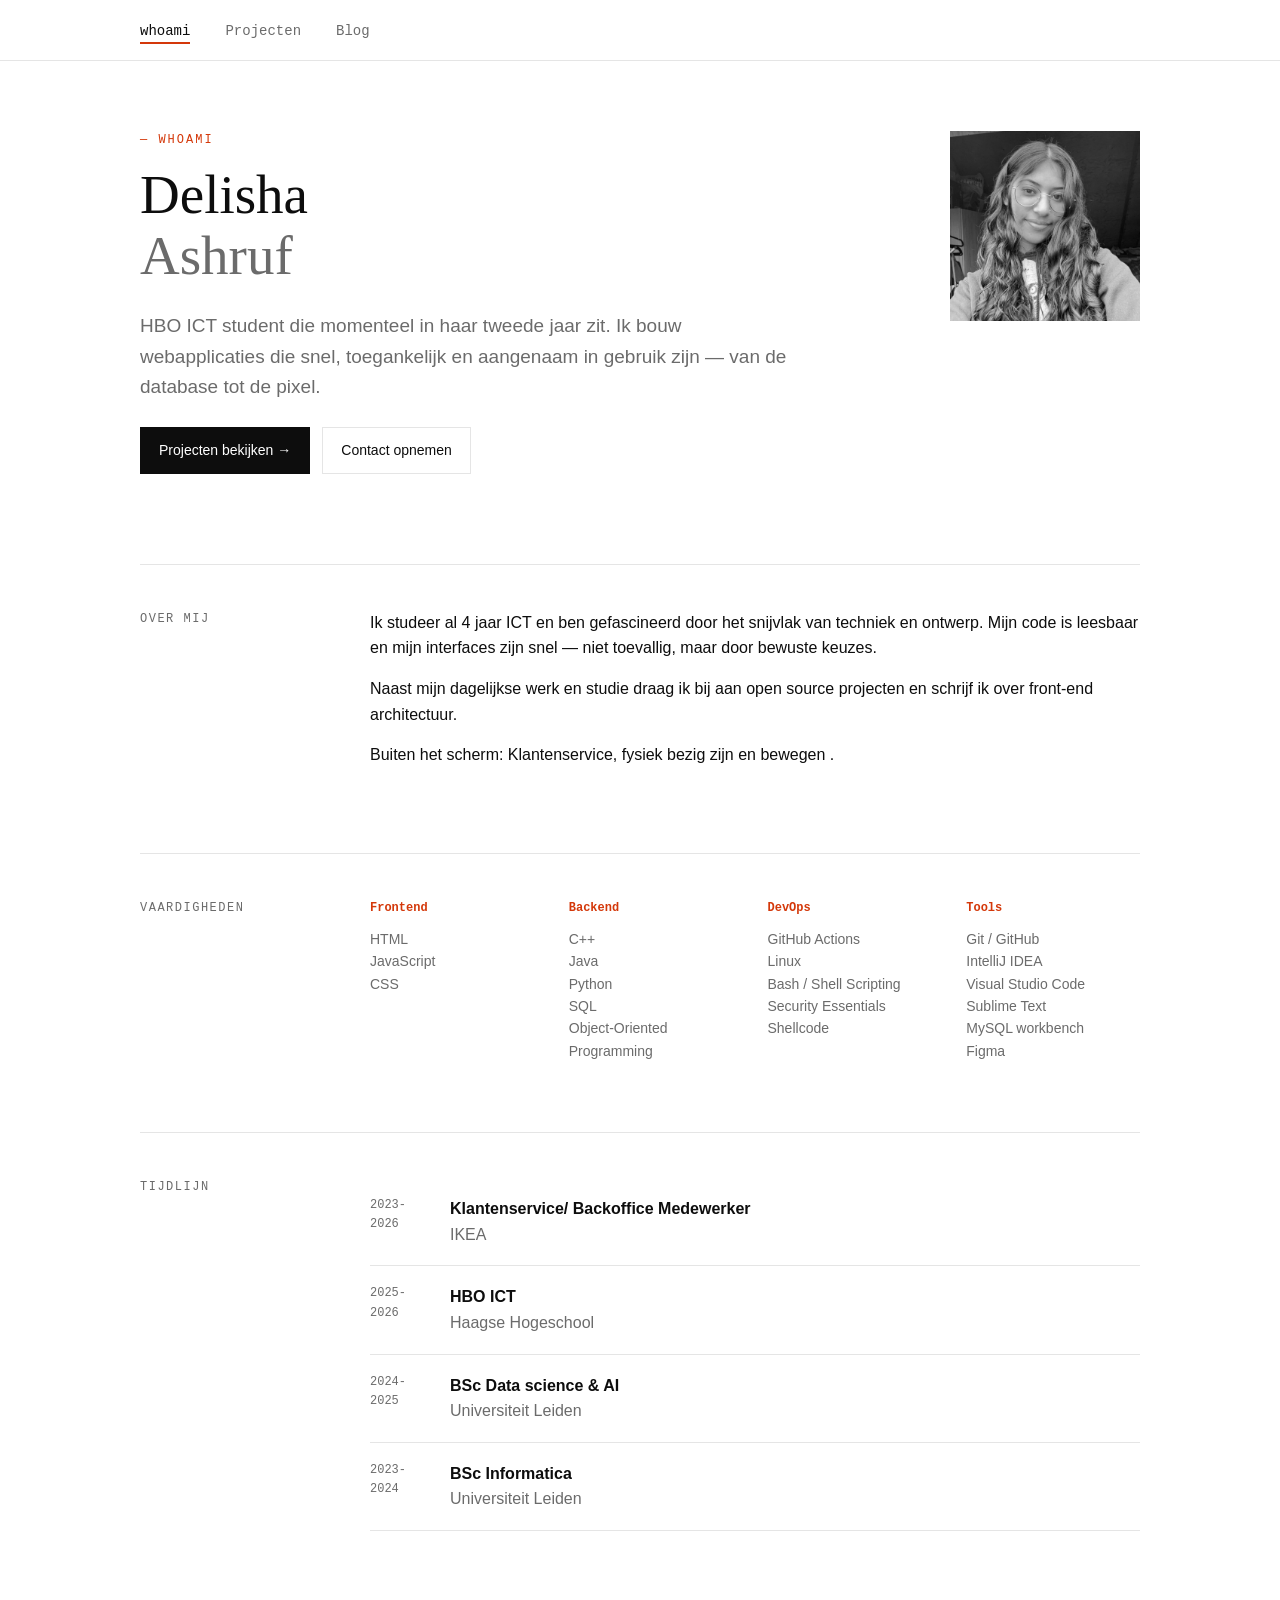
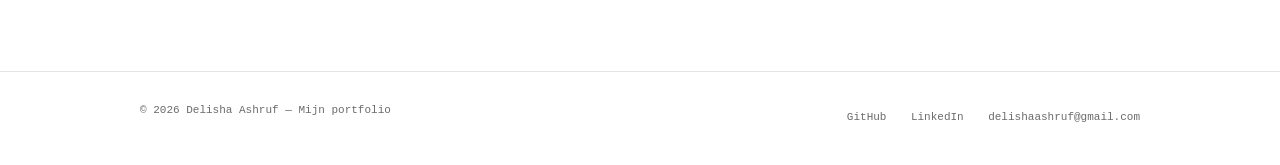
<file: index.html>
<!DOCTYPE html>
<html lang="nl">
<head>
    <meta charset="UTF-8">
    <!-- viewport meta zorgt voor correcte weergave op mobiele apparaten -->
    <meta name="viewport" content="width=device-width, initial-scale=1.0">
    <title>Whoami - Delisha Ashruf</title>
    <link rel="stylesheet" href="style.css">
</head>
<body>

<header>
    <div class="container">
        <nav>
            <ul>
                <!-- class="active" markeert de huidige pagina in de navigatie -->
                <li><a href="index.html" class="active">whoami</a></li>
                <li><a href="projecten.html">Projecten</a></li>
                <li><a href="blog.html">Blog</a></li>
            </ul>
        </nav>
    </div>
</header>

<main class="container page">

    <!-- Hero: introductie met tekst en foto naast elkaar -->
    <section class="hero">
        <div class="hero-text">
            <div class="label">— whoami</div>
            <h1>Delisha<br><span style="color:#6b6b6b;">Ashruf</span></h1>
            <p class="intro">
                HBO ICT student die momenteel in haar tweede jaar zit. Ik bouw webapplicaties
                die snel, toegankelijk en aangenaam in gebruik zijn — van de database
                tot de pixel.
            </p>

            <div class="buttons">
                <a class="button primary" href="projecten.html">Projecten bekijken →</a>
                <a class="button" href="mailto:delishaashruf@gmail.com">Contact opnemen</a>
            </div>
        </div>

        <!-- alt-tekst beschrijft de afbeelding voor schermlezers -->
        <img class="photo"
            src="delisha.jpg"
            alt="Portretfoto van Delisha Ashruf"
        >

    </section>

    <!-- Sectie: korte persoonlijke beschrijving -->
    <section class="section">
        <div class="section-grid">
            <h2 class="section-title">Over mij</h2>
            <div>
                <p>
                    Ik studeer al 4 jaar ICT en ben gefascineerd door het
                    snijvlak van techniek en ontwerp. Mijn code is leesbaar en mijn
                    interfaces zijn snel — niet toevallig, maar door bewuste keuzes.
                </p>
                <p>
                    Naast mijn dagelijkse werk en studie draag ik bij aan open source projecten en
                    schrijf ik over front-end architectuur.
                </p>
                <p>
                    Buiten het scherm: Klantenservice, fysiek bezig zijn en bewegen .
                </p>
            </div>
        </div>
    </section>

    <!-- Sectie: vaardigheden ingedeeld per categorie -->
    <section class="section">
        <div class="section-grid">
            <h2 class="section-title">Vaardigheden</h2>
            <div class="skills">
                <div>
                    <h3>Frontend</h3>
                    <ul>
                        <li>HTML</li>
                        <li>JavaScript</li>
                        <li>CSS</li>
                    </ul>
                </div>
                <div>
                    <h3>Backend</h3>
                    <ul>
                        <li>C++</li>
                        <li>Java</li>
                        <li>Python</li>
                        <li>SQL</li>
                        <li>Object-Oriented Programming</li>
                    </ul>
                </div>
                <div>
                    <h3>DevOps</h3>
                    <ul>
                        <li>GitHub Actions</li>
                        <li>Linux</li>
                        <li>Bash / Shell Scripting</li>
                        <li>Security Essentials</li>
                        <li>Shellcode</li>
                    </ul>
                </div>
                <div>
                    <h3>Tools</h3>
                    <ul>
                        <li>Git / GitHub</li>
                        <li>IntelliJ IDEA</li>
                        <li>Visual Studio Code</li>
                        <li>Sublime Text</li>
                        <li>MySQL workbench</li>
                        <li>Figma</li>
                    </ul>
                </div>
            </div>
        </div>
    </section>

    <!-- Sectie: opleidings- en werkgeschiedenis als genummerde lijst -->
    <section class="section">
        <div class="section-grid">
            <h2 class="section-title">Tijdlijn</h2>
            <ol class="timeline">
                <li><span class="year">2023-2026</span><div><strong>Klantenservice/ Backoffice Medewerker</strong><br><span style="color:#6b6b6b;">IKEA</span></div></li>
                <li><span class="year">2025-2026</span><div><strong>HBO ICT</strong><br><span style="color:#6b6b6b;">Haagse Hogeschool</span></div></li>
                <li><span class="year">2024-2025</span><div><strong>BSc Data science & AI</strong><br><span style="color:#6b6b6b;">Universiteit Leiden</span></div></li>
                <li><span class="year">2023-2024</span><div><strong>BSc Informatica</strong><br><span style="color:#6b6b6b;">Universiteit Leiden</span></div></li>
            </ol>
        </div>
    </section>
</main>

<footer>
    <div class="container footer-content">
        <p>© 2026 Delisha Ashruf — Mijn portfolio</p>
        <div class="links">
            <!-- target="_blank" opent de link in een nieuw tabblad -->
            <a href="https://github.com/delisha11" target="_blank">GitHub</a>
            <a href="https://linkedin.com" target="_blank">LinkedIn</a>
            <a href="mailto:delishaashruf@gmail.com">delishaashruf@gmail.com</a>
        </div>
    </div>
</footer>

</body>
</html>
</file>
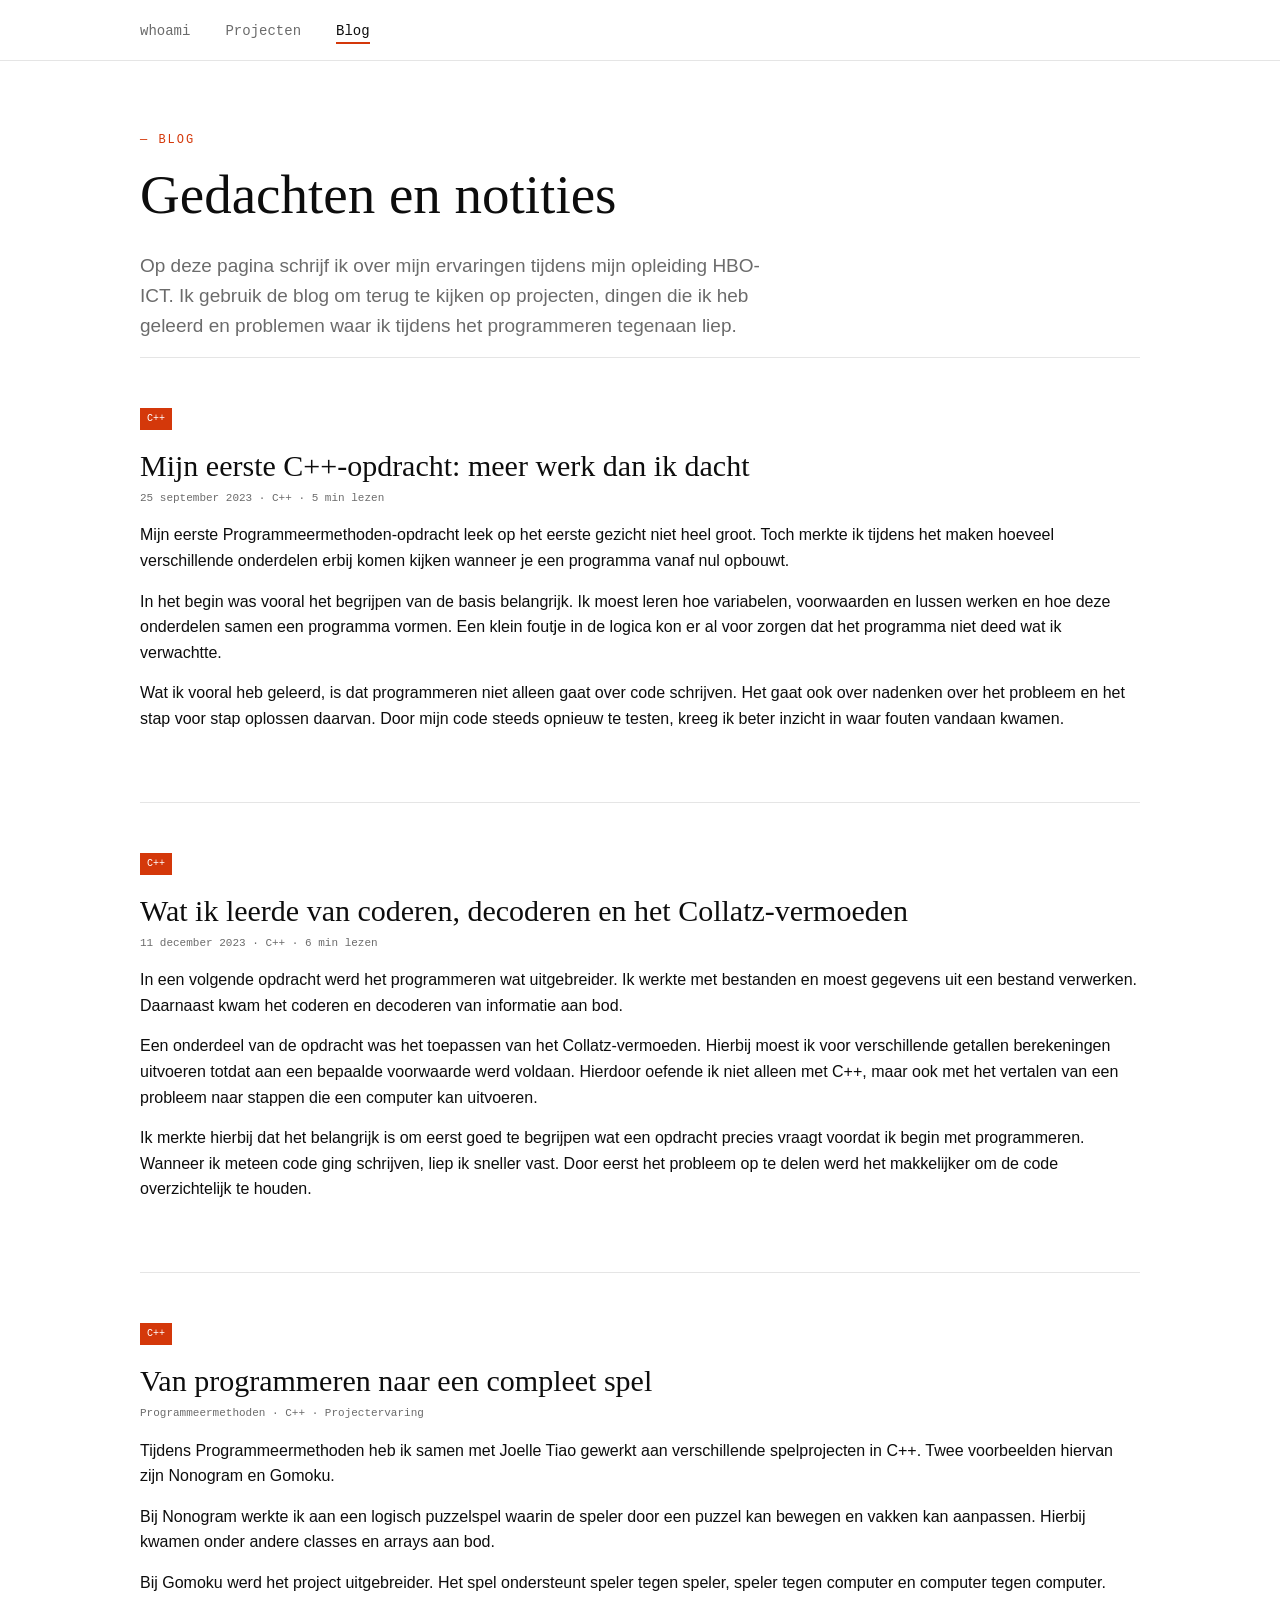
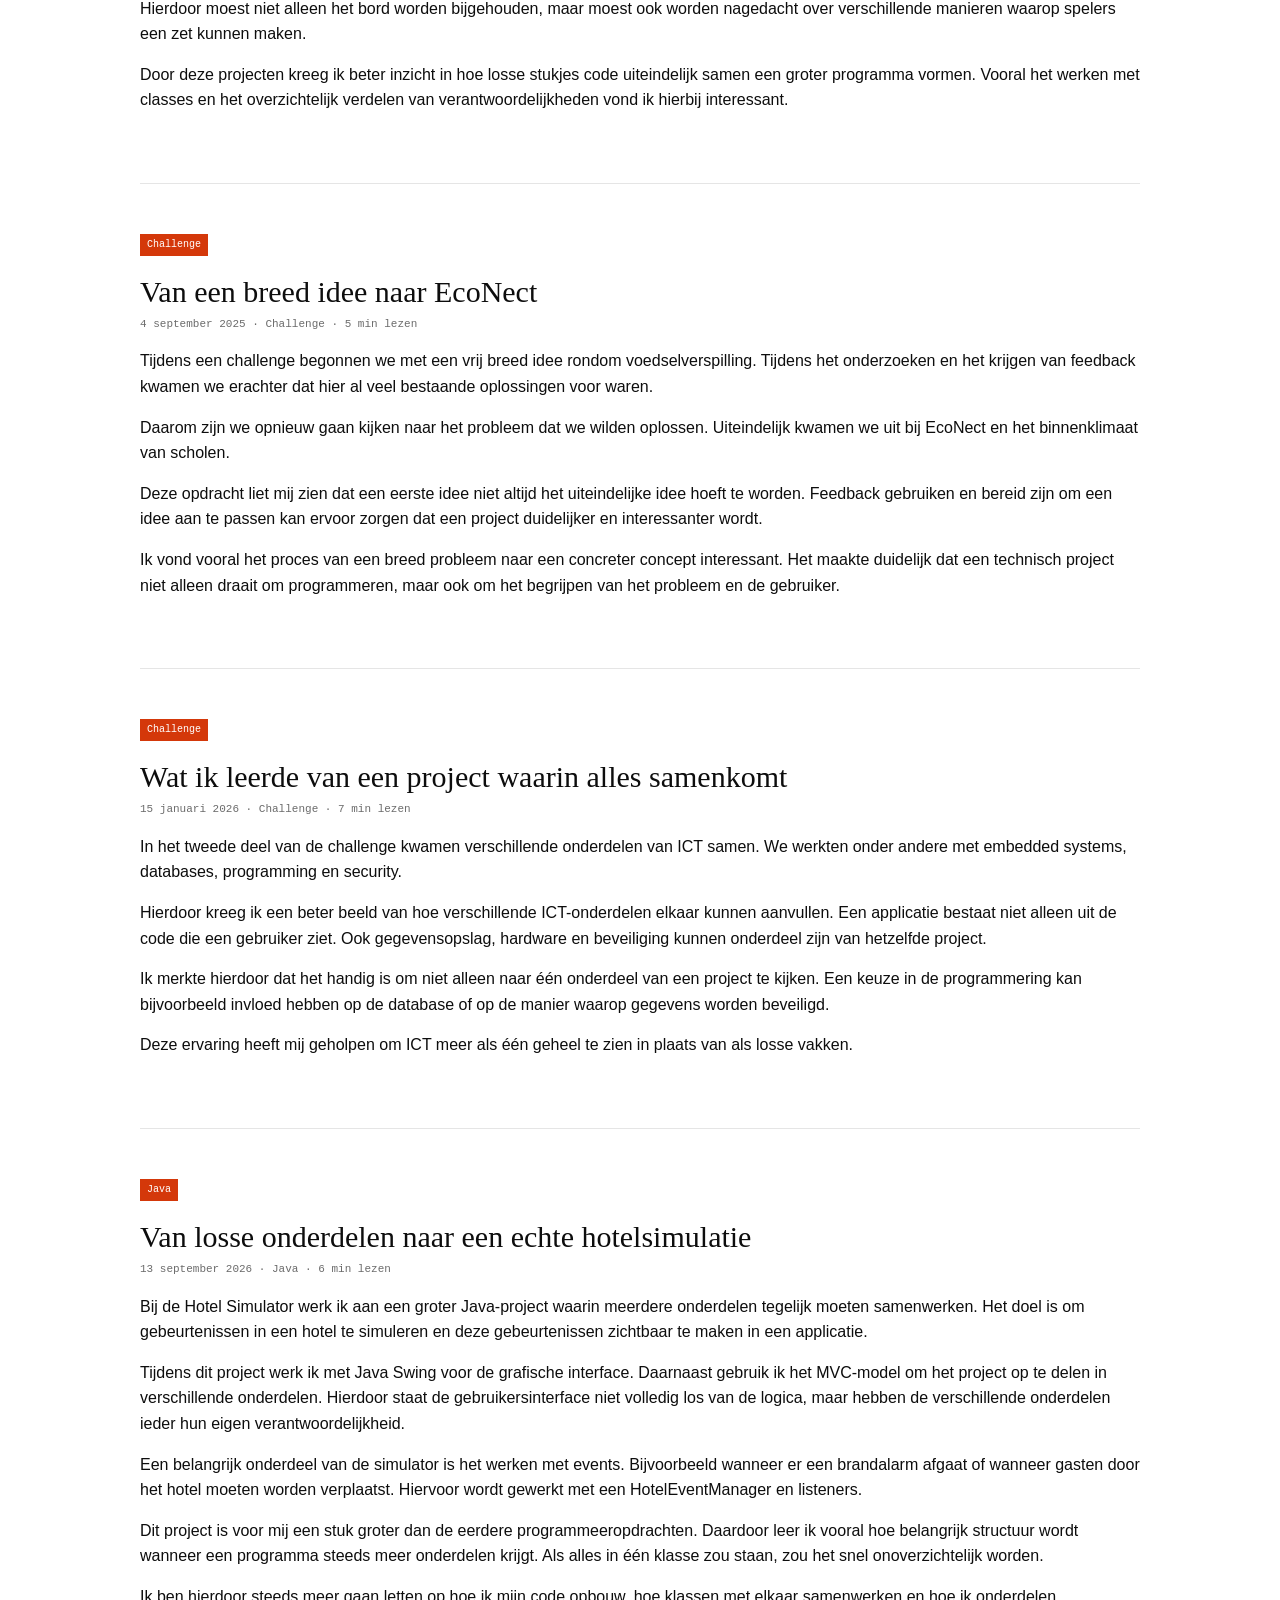
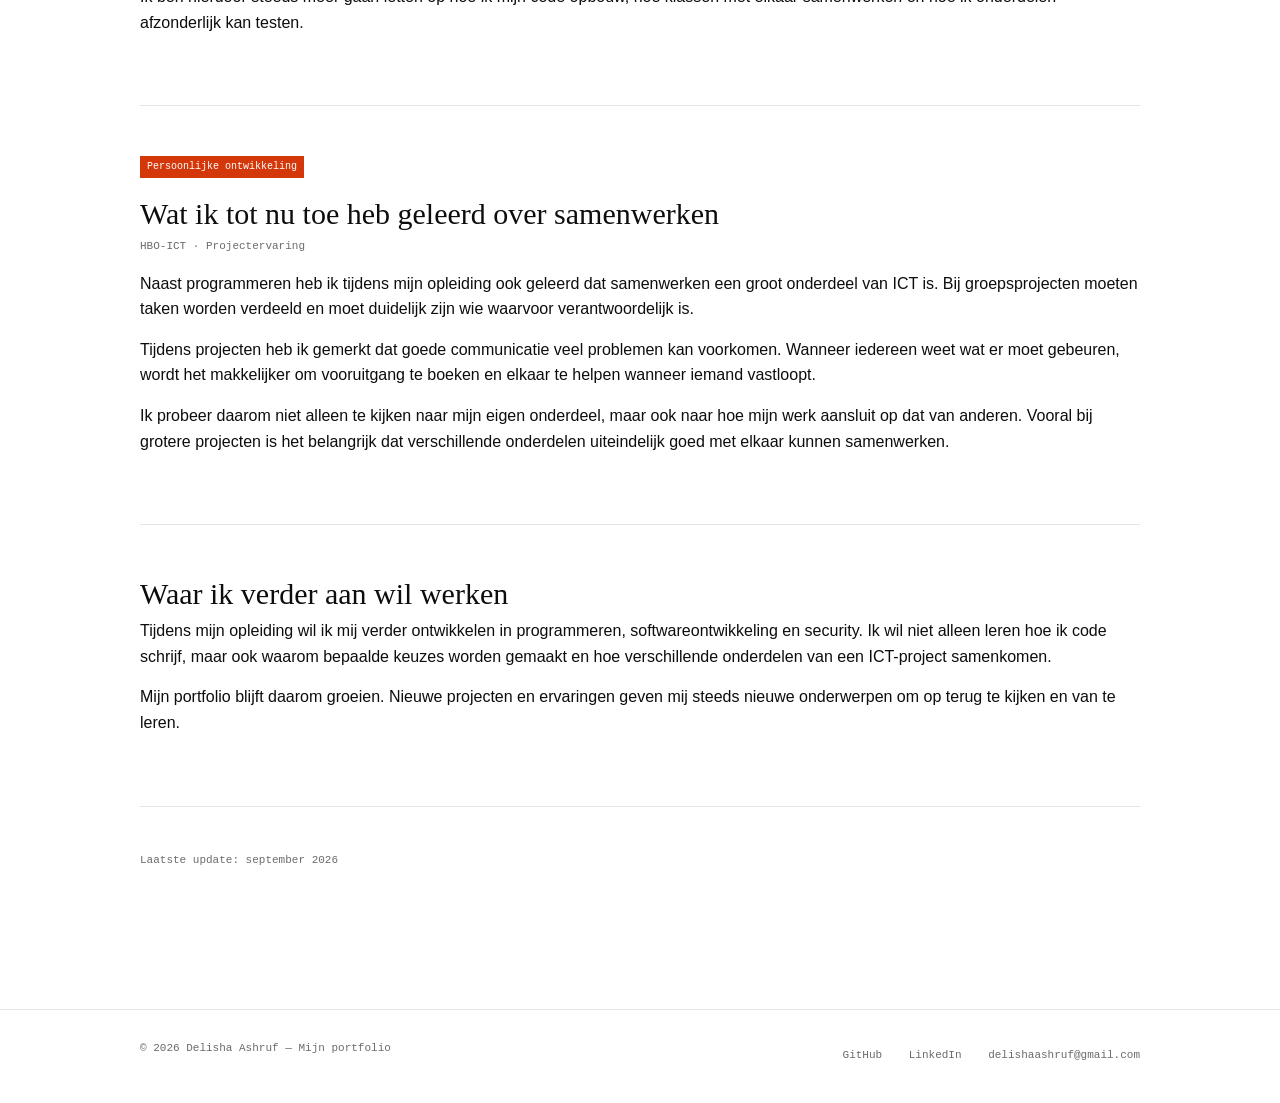
<file: blog.html>
<!DOCTYPE html>
<html lang="nl">
<head>
    <meta charset="UTF-8">
    <meta name="viewport" content="width=device-width, initial-scale=1.0">
    <title>Blog - Delisha Ashruf</title>
    <link rel="stylesheet" href="style.css">
</head>

<body>

<header>
    <div class="container">
        <nav>
            <ul>
                <li><a href="index.html">whoami</a></li>
                <li><a href="projecten.html">Projecten</a></li>
                <li><a href="blog.html" class="active">Blog</a></li>
            </ul>
        </nav>
    </div>
</header>

<main class="container page">

    <div class="label">— Blog</div>

    <h1>Gedachten en notities</h1>

    <p class="intro">
        Op deze pagina schrijf ik over mijn ervaringen tijdens mijn opleiding
        HBO-ICT. Ik gebruik de blog om terug te kijken op projecten, dingen
        die ik heb geleerd en problemen waar ik tijdens het programmeren
        tegenaan liep.
    </p>


    <!-- C++ -->
    <section class="section">

        <span class="category">C++</span>

        <h2>Mijn eerste C++-opdracht: meer werk dan ik dacht</h2>

        <p class="date">
            25 september 2023 · C++ · 5 min lezen
        </p>

        <p>
            Mijn eerste Programmeermethoden-opdracht leek op het eerste gezicht
            niet heel groot. Toch merkte ik tijdens het maken hoeveel verschillende
            onderdelen erbij komen kijken wanneer je een programma vanaf nul opbouwt.
        </p>

        <p>
            In het begin was vooral het begrijpen van de basis belangrijk.
            Ik moest leren hoe variabelen, voorwaarden en lussen werken en hoe
            deze onderdelen samen een programma vormen. Een klein foutje in de
            logica kon er al voor zorgen dat het programma niet deed wat ik verwachtte.
        </p>

        <p>
            Wat ik vooral heb geleerd, is dat programmeren niet alleen gaat over
            code schrijven. Het gaat ook over nadenken over het probleem en het
            stap voor stap oplossen daarvan. Door mijn code steeds opnieuw te
            testen, kreeg ik beter inzicht in waar fouten vandaan kwamen.
        </p>

    </section>


    <!-- Coderen en Collatz -->
    <section class="section">

        <span class="category">C++</span>

        <h2>Wat ik leerde van coderen, decoderen en het Collatz-vermoeden</h2>

        <p class="date">
            11 december 2023 · C++ · 6 min lezen
        </p>

        <p>
            In een volgende opdracht werd het programmeren wat uitgebreider.
            Ik werkte met bestanden en moest gegevens uit een bestand verwerken.
            Daarnaast kwam het coderen en decoderen van informatie aan bod.
        </p>

        <p>
            Een onderdeel van de opdracht was het toepassen van het
            Collatz-vermoeden. Hierbij moest ik voor verschillende getallen
            berekeningen uitvoeren totdat aan een bepaalde voorwaarde werd voldaan.
            Hierdoor oefende ik niet alleen met C++, maar ook met het vertalen
            van een probleem naar stappen die een computer kan uitvoeren.
        </p>

        <p>
            Ik merkte hierbij dat het belangrijk is om eerst goed te begrijpen
            wat een opdracht precies vraagt voordat ik begin met programmeren.
            Wanneer ik meteen code ging schrijven, liep ik sneller vast.
            Door eerst het probleem op te delen werd het makkelijker om de code
            overzichtelijk te houden.
        </p>

    </section>


    <!-- Nonogram en Gomoku -->
    <section class="section">

        <span class="category">C++</span>

        <h2>Van programmeren naar een compleet spel</h2>

        <p class="date">
            Programmeermethoden · C++ · Projectervaring
        </p>

        <p>
            Tijdens Programmeermethoden heb ik samen met Joelle Tiao gewerkt
            aan verschillende spelprojecten in C++. Twee voorbeelden hiervan
            zijn Nonogram en Gomoku.
        </p>

        <p>
            Bij Nonogram werkte ik aan een logisch puzzelspel waarin de speler
            door een puzzel kan bewegen en vakken kan aanpassen. Hierbij kwamen
            onder andere classes en arrays aan bod.
        </p>

        <p>
            Bij Gomoku werd het project uitgebreider. Het spel ondersteunt
            speler tegen speler, speler tegen computer en computer tegen computer.
            Hierdoor moest niet alleen het bord worden bijgehouden, maar moest
            ook worden nagedacht over verschillende manieren waarop spelers
            een zet kunnen maken.
        </p>

        <p>
            Door deze projecten kreeg ik beter inzicht in hoe losse stukjes code
            uiteindelijk samen een groter programma vormen. Vooral het werken
            met classes en het overzichtelijk verdelen van verantwoordelijkheden
            vond ik hierbij interessant.
        </p>

    </section>


    <!-- EcoNect -->
    <section class="section">

        <span class="category">Challenge</span>

        <h2>Van een breed idee naar EcoNect</h2>

        <p class="date">
            4 september 2025 · Challenge · 5 min lezen
        </p>

        <p>
            Tijdens een challenge begonnen we met een vrij breed idee rondom
            voedselverspilling. Tijdens het onderzoeken en het krijgen van feedback
            kwamen we erachter dat hier al veel bestaande oplossingen voor waren.
        </p>

        <p>
            Daarom zijn we opnieuw gaan kijken naar het probleem dat we wilden
            oplossen. Uiteindelijk kwamen we uit bij EcoNect en het binnenklimaat
            van scholen.
        </p>

        <p>
            Deze opdracht liet mij zien dat een eerste idee niet altijd het
            uiteindelijke idee hoeft te worden. Feedback gebruiken en bereid zijn
            om een idee aan te passen kan ervoor zorgen dat een project duidelijker
            en interessanter wordt.
        </p>

        <p>
            Ik vond vooral het proces van een breed probleem naar een concreter
            concept interessant. Het maakte duidelijk dat een technisch project
            niet alleen draait om programmeren, maar ook om het begrijpen van het
            probleem en de gebruiker.
        </p>

    </section>


    <!-- EcoNect techniek -->
    <section class="section">

        <span class="category">Challenge</span>

        <h2>Wat ik leerde van een project waarin alles samenkomt</h2>

        <p class="date">
            15 januari 2026 · Challenge · 7 min lezen
        </p>

        <p>
            In het tweede deel van de challenge kwamen verschillende onderdelen
            van ICT samen. We werkten onder andere met embedded systems, databases,
            programming en security.
        </p>

        <p>
            Hierdoor kreeg ik een beter beeld van hoe verschillende ICT-onderdelen
            elkaar kunnen aanvullen. Een applicatie bestaat niet alleen uit de
            code die een gebruiker ziet. Ook gegevensopslag, hardware en beveiliging
            kunnen onderdeel zijn van hetzelfde project.
        </p>

        <p>
            Ik merkte hierdoor dat het handig is om niet alleen naar één onderdeel
            van een project te kijken. Een keuze in de programmering kan bijvoorbeeld
            invloed hebben op de database of op de manier waarop gegevens worden
            beveiligd.
        </p>

        <p>
            Deze ervaring heeft mij geholpen om ICT meer als één geheel te zien
            in plaats van als losse vakken.
        </p>

    </section>


    <!-- Java / Hotel Simulator -->
    <section class="section">

        <span class="category">Java</span>

        <h2>Van losse onderdelen naar een echte hotelsimulatie</h2>

        <p class="date">
            13 september 2026 · Java · 6 min lezen
        </p>

        <p>
            Bij de Hotel Simulator werk ik aan een groter Java-project waarin
            meerdere onderdelen tegelijk moeten samenwerken. Het doel is om
            gebeurtenissen in een hotel te simuleren en deze gebeurtenissen
            zichtbaar te maken in een applicatie.
        </p>

        <p>
            Tijdens dit project werk ik met Java Swing voor de grafische interface.
            Daarnaast gebruik ik het MVC-model om het project op te delen in
            verschillende onderdelen. Hierdoor staat de gebruikersinterface niet
            volledig los van de logica, maar hebben de verschillende onderdelen
            ieder hun eigen verantwoordelijkheid.
        </p>

        <p>
            Een belangrijk onderdeel van de simulator is het werken met events.
            Bijvoorbeeld wanneer er een brandalarm afgaat of wanneer gasten
            door het hotel moeten worden verplaatst. Hiervoor wordt gewerkt met
            een HotelEventManager en listeners.
        </p>

        <p>
            Dit project is voor mij een stuk groter dan de eerdere programmeeropdrachten.
            Daardoor leer ik vooral hoe belangrijk structuur wordt wanneer een
            programma steeds meer onderdelen krijgt. Als alles in één klasse zou
            staan, zou het snel onoverzichtelijk worden.
        </p>

        <p>
            Ik ben hierdoor steeds meer gaan letten op hoe ik mijn code opbouw,
            hoe klassen met elkaar samenwerken en hoe ik onderdelen afzonderlijk
            kan testen.
        </p>

    </section>


    <!-- Samenwerken -->
    <section class="section">

        <span class="category">Persoonlijke ontwikkeling</span>

        <h2>Wat ik tot nu toe heb geleerd over samenwerken</h2>

        <p class="date">
            HBO-ICT · Projectervaring
        </p>

        <p>
            Naast programmeren heb ik tijdens mijn opleiding ook geleerd dat
            samenwerken een groot onderdeel van ICT is. Bij groepsprojecten
            moeten taken worden verdeeld en moet duidelijk zijn wie waarvoor
            verantwoordelijk is.
        </p>

        <p>
            Tijdens projecten heb ik gemerkt dat goede communicatie veel problemen
            kan voorkomen. Wanneer iedereen weet wat er moet gebeuren, wordt het
            makkelijker om vooruitgang te boeken en elkaar te helpen wanneer
            iemand vastloopt.
        </p>

        <p>
            Ik probeer daarom niet alleen te kijken naar mijn eigen onderdeel,
            maar ook naar hoe mijn werk aansluit op dat van anderen. Vooral bij
            grotere projecten is het belangrijk dat verschillende onderdelen
            uiteindelijk goed met elkaar kunnen samenwerken.
        </p>

    </section>


    <!-- Afsluiting -->
    <section class="section">

        <h2>Waar ik verder aan wil werken</h2>

        <p>
            Tijdens mijn opleiding wil ik mij verder ontwikkelen in programmeren,
            softwareontwikkeling en security. Ik wil niet alleen leren hoe ik
            code schrijf, maar ook waarom bepaalde keuzes worden gemaakt en hoe
            verschillende onderdelen van een ICT-project samenkomen.
        </p>

        <p>
            Mijn portfolio blijft daarom groeien. Nieuwe projecten en ervaringen
            geven mij steeds nieuwe onderwerpen om op terug te kijken en van te leren.
        </p>

    </section>


    <div class="section">
        <p class="date">
            Laatste update: september 2026
        </p>
    </div>

</main>


<footer>

    <div class="container footer-content">

        <p>
            © 2026 Delisha Ashruf — Mijn portfolio
        </p>

        <div class="links">

            <a href="https://github.com/delisha11" target="_blank">
                GitHub
            </a>

            <a href="https://linkedin.com" target="_blank">
                LinkedIn
            </a>

            <a href="mailto:delishaashruf@gmail.com">
                delishaashruf@gmail.com
            </a>

        </div>

    </div>

</footer>

</body>
</html>
</file>
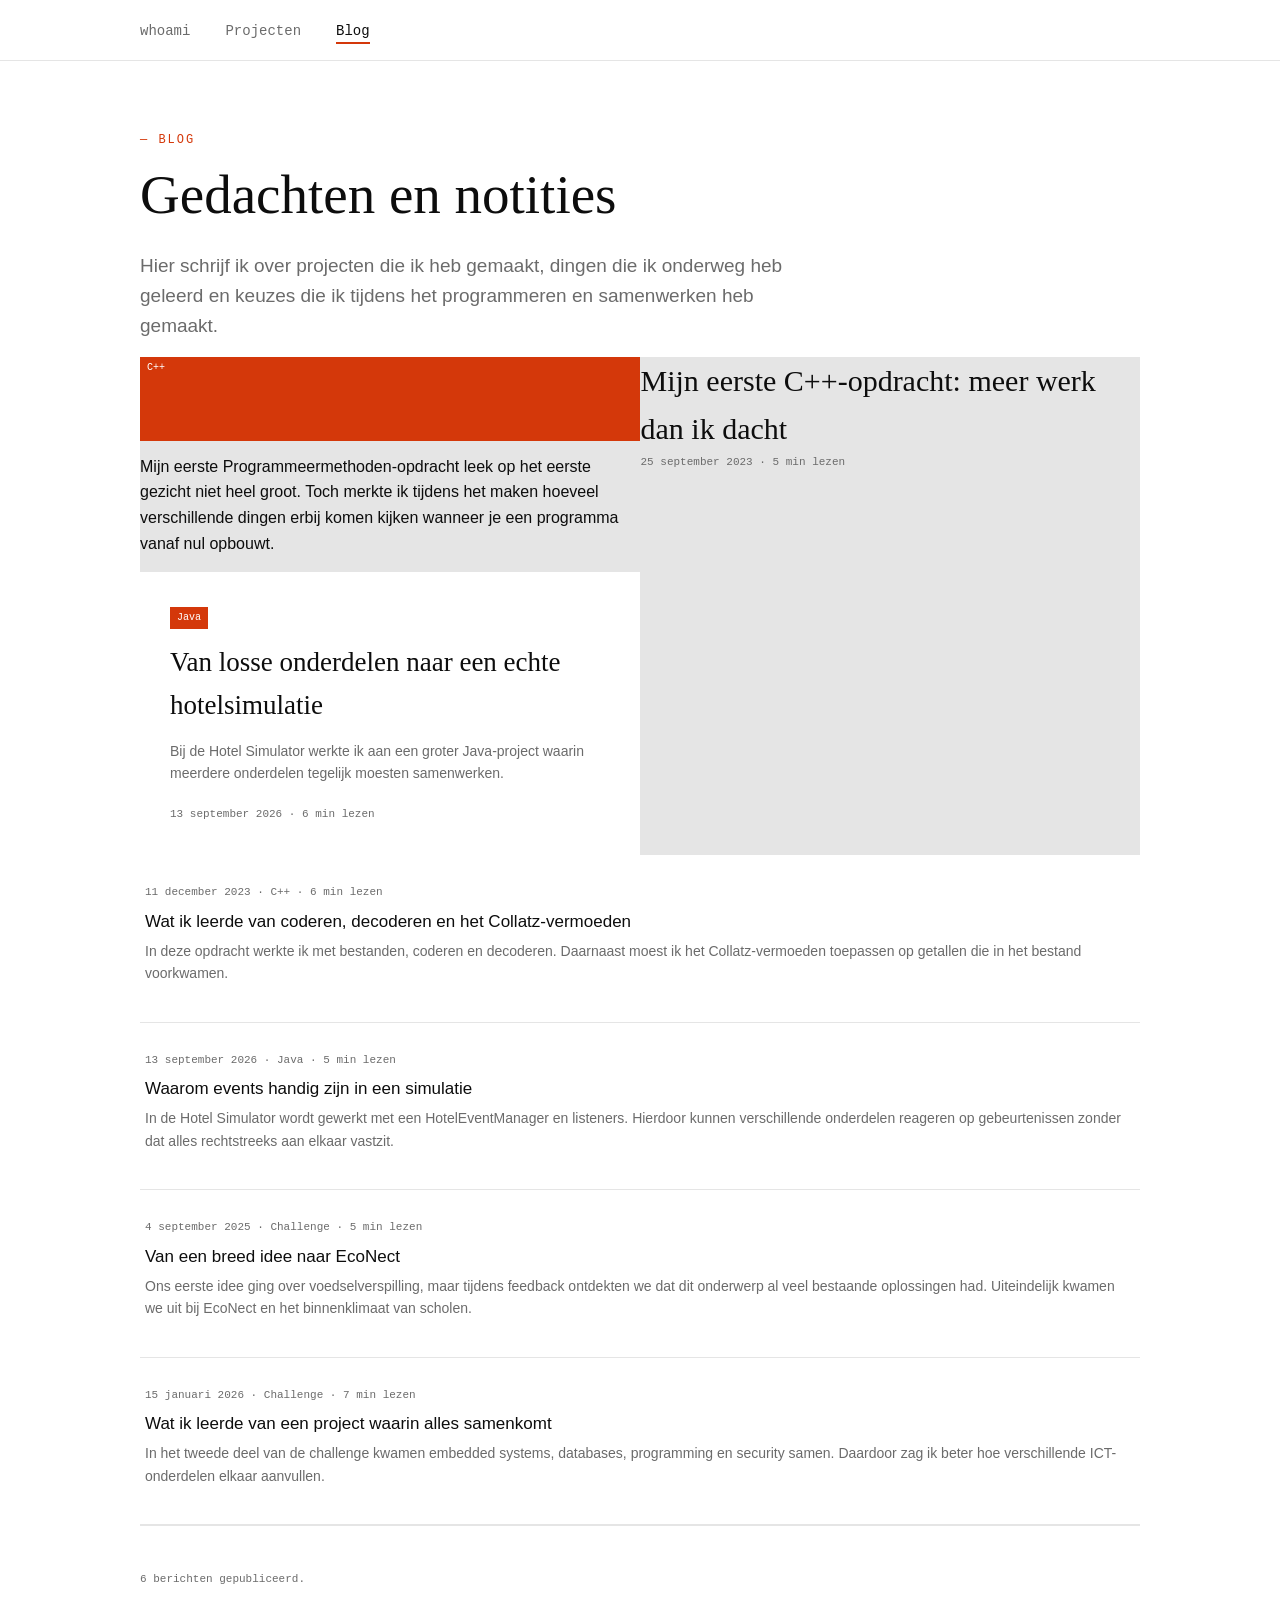
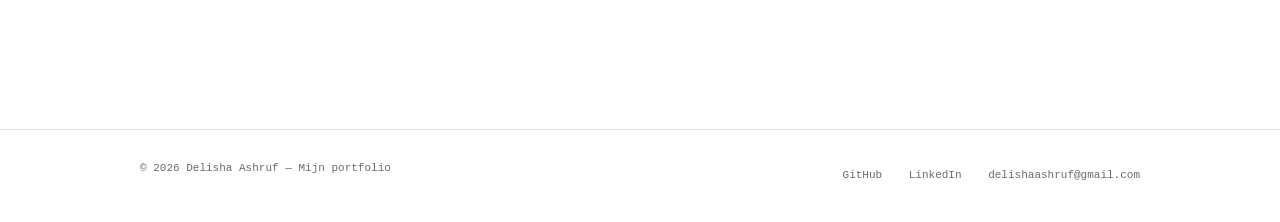
<file: opdr1/blog.html>
<!DOCTYPE html>
<html lang="nl">
<head>
    <meta charset="UTF-8">
    <meta name="viewport" content="width=device-width, initial-scale=1.0">
    <title>Blog - Delisha Ashruf</title>
    <link rel="stylesheet" href="style.css">
</head>

<body>

<header>
    <div class="container">
        <nav>
            <ul>
                <li><a href="index.html">whoami</a></li>
                <li><a href="projecten.html">Projecten</a></li>
                <li><a href="blog.html" class="active">Blog</a></li>
            </ul>
        </nav>
    </div>
</header>

<main class="container page">

    <div class="label">— Blog</div>

    <h1>Gedachten en notities</h1>

    <p class="intro">
        Hier schrijf ik over projecten die ik heb gemaakt, dingen die ik onderweg
        heb geleerd en keuzes die ik tijdens het programmeren en samenwerken heb gemaakt.
    </p>

    <!-- Uitgelichte berichten: twee grote kaarten naast elkaar -->
    <section class="featured">

        <!-- De hele kaart is een <a>-element zodat het volledig klikbaar is.
             blog-post-link reset de standaard linkstijl (zie style.css) -->
        

            <span class="category">C++</span>

            <h2>
                Mijn eerste C++-opdracht: meer werk dan ik dacht
            </h2>

            <p>
                Mijn eerste Programmeermethoden-opdracht leek op het eerste gezicht
                niet heel groot. Toch merkte ik tijdens het maken hoeveel verschillende
                dingen erbij komen kijken wanneer je een programma vanaf nul opbouwt.
            </p>

            <span class="date">
                25 september 2023 · 5 min lezen
            </span>

        

        <a href="blog-hotel-simulator.html" class="post blog-post-link">

            <span class="category">Java</span>

            <h2>
                Van losse onderdelen naar een echte hotelsimulatie
            </h2>

            <p>
                Bij de Hotel Simulator werkte ik aan een groter Java-project waarin
                meerdere onderdelen tegelijk moesten samenwerken.
            </p>

            <span class="date">
                13 september 2026 · 6 min lezen
            </span>

        </a>

    </section>

    <!-- Lijst met overige blogberichten -->
    <ul class="post-list">

        <li>
            <!-- De hele li is klikbaar via de <a> -->
            <a href="blog-coderen-collatz.html">

                <span class="date">
                    11 december 2023 · C++ · 6 min lezen
                </span>

                <h2>
                    Wat ik leerde van coderen, decoderen en het Collatz-vermoeden
                </h2>

                <p>
                    In deze opdracht werkte ik met bestanden, coderen en decoderen.
                    Daarnaast moest ik het Collatz-vermoeden toepassen op getallen
                    die in het bestand voorkwamen.
                </p>

            </a>
        </li>

        <li>
            <a href="blog-hotel-events.html">

                <span class="date">
                    13 september 2026 · Java · 5 min lezen
                </span>

                <h2>
                    Waarom events handig zijn in een simulatie
                </h2>

                <p>
                    In de Hotel Simulator wordt gewerkt met een HotelEventManager en
                    listeners. Hierdoor kunnen verschillende onderdelen reageren op
                    gebeurtenissen zonder dat alles rechtstreeks aan elkaar vastzit.
                </p>

            </a>
        </li>

        <li>
            <a href="blog-econect-idee.html">

                <span class="date">
                    4 september 2025 · Challenge · 5 min lezen
                </span>

                <h2>
                    Van een breed idee naar EcoNect
                </h2>

                <p>
                    Ons eerste idee ging over voedselverspilling, maar tijdens feedback
                    ontdekten we dat dit onderwerp al veel bestaande oplossingen had.
                    Uiteindelijk kwamen we uit bij EcoNect en het binnenklimaat van scholen.
                </p>

            </a>
        </li>

        <li>
            <a href="blog-econect-techniek.html">

                <span class="date">
                    15 januari 2026 · Challenge · 7 min lezen
                </span>

                <h2>
                    Wat ik leerde van een project waarin alles samenkomt
                </h2>

                <p>
                    In het tweede deel van de challenge kwamen embedded systems,
                    databases, programming en security samen. Daardoor zag ik beter
                    hoe verschillende ICT-onderdelen elkaar aanvullen.
                </p>

            </a>
        </li>

    </ul>

    <div class="section">
        <p class="date">
            6 berichten gepubliceerd.
        </p>
    </div>

</main>

<footer>

    <div class="container footer-content">

        <p>
            © 2026 Delisha Ashruf — Mijn portfolio
        </p>

        <div class="links">

            <a href="https://github.com/delisha11" target="_blank">
                GitHub
            </a>

            <a href="https://linkedin.com" target="_blank">
                LinkedIn
            </a>

            <a href="mailto:delishaashruf@gmail.com">
                delishaashruf@gmail.com
            </a>

        </div>

    </div>

</footer>

</body>
</html>
</file>
<file: style.css>
/* ==================== */
/* BASIS */
/* ==================== */

* {
    box-sizing: border-box;
    margin: 0;
    padding: 0;
}

:root {
    --background: #ffffff;
    --text: #0d0d0d;
    --gray: #6b6b6b;
    --border: #e5e5e5;
    --accent: #d4380a;
    --light: #f7f7f7;
}

body {
    font-family: Arial, sans-serif;
    background: var(--background);
    color: var(--text);
    line-height: 1.6;
}

.container {
    width: 90%;
    max-width: 1000px;
    margin: 0 auto;
}


/* ==================== */
/* NAVIGATIE */
/* ==================== */

header {
    border-bottom: 1px solid var(--border);
    background: white;
    position: sticky;
    top: 0;
    z-index: 10;
}

nav {
    min-height: 60px;
    display: flex;
    align-items: center;
}

nav ul {
    list-style: none;
    display: flex;
    gap: 35px;
}

nav a {
    text-decoration: none;
    color: var(--gray);
    font-family: "Courier New", monospace;
    font-size: 14px;
}

nav a:visited {
    color: var(--gray);
}

nav a:hover,
nav a.active {
    color: var(--text);
}

nav a.active {
    border-bottom: 2px solid var(--accent);
    padding-bottom: 3px;
}


/* ==================== */
/* ALGEMENE TEKST */
/* ==================== */

main {
    min-height: calc(100vh - 140px);
}

.page {
    padding: 70px 0;
}

.label {
    color: var(--accent);
    font-family: "Courier New", monospace;
    font-size: 12px;
    text-transform: uppercase;
    letter-spacing: 2px;
    margin-bottom: 15px;
}

h1,
h2 {
    font-family: Georgia, serif;
    font-weight: normal;
}

h1 {
    font-size: 55px;
    line-height: 1.1;
    margin-bottom: 25px;
}

h2 {
    font-size: 30px;
}

p {
    margin-bottom: 15px;
}

.intro {
    color: var(--gray);
    font-size: 19px;
    max-width: 650px;
}


/* ==================== */
/* KNOPPEN */
/* ==================== */

.buttons {
    display: flex;
    gap: 12px;
    margin-top: 25px;
    flex-wrap: wrap;
}

.button {
    display: inline-block;
    padding: 11px 18px;
    border: 1px solid var(--border);
    color: var(--text);
    text-decoration: none;
    font-size: 14px;
}

.button:visited {
    color: var(--text);
}

.button.primary {
    background: var(--text);
    color: white;
    border-color: var(--text);
}

.button.primary:visited {
    color: white;
}

.button:hover {
    border-color: var(--text);
}

.button.primary:hover {
    background: var(--accent);
    border-color: var(--accent);
}


/* ==================== */
/* WHOAMI / HERO */
/* ==================== */

.hero {
    display: flex;
    justify-content: space-between;
    gap: 50px;
    align-items: flex-start;
    margin-bottom: 90px;
}

.hero-text {
    flex: 1;
}

.photo {
    width: 190px;
    height: 190px;
    object-fit: cover;
    filter: grayscale(100%);
}


/* ==================== */
/* SECTIES */
/* ==================== */

.section {
    border-top: 1px solid var(--border);
    padding-top: 45px;
    margin-bottom: 70px;
}

.section-grid {
    display: grid;
    grid-template-columns: 180px 1fr;
    gap: 50px;
}

.section-title {
    font-family: "Courier New", monospace;
    text-transform: uppercase;
    letter-spacing: 1.5px;
    font-size: 12px;
    color: var(--gray);
}


/* ==================== */
/* VAARDIGHEDEN */
/* ==================== */

.skills {
    display: grid;
    grid-template-columns: repeat(4, 1fr);
    gap: 25px;
}

.skills h3 {
    font-family: "Courier New", monospace;
    color: var(--accent);
    font-size: 12px;
    margin-bottom: 10px;
}

.skills ul {
    list-style: none;
    color: var(--gray);
    font-size: 14px;
}


/* ==================== */
/* TIJDLIJN */
/* ==================== */

.timeline {
    list-style: none;
}

.timeline li {
    display: grid;
    grid-template-columns: 60px 1fr;
    gap: 20px;
    border-bottom: 1px solid var(--border);
    padding: 18px 0;
}

.year {
    font-family: "Courier New", monospace;
    color: var(--gray);
    font-size: 12px;
}


/* ==================== */
/* PROJECT FILTERS */
/* ==================== */

.filters {
    display: flex;
    flex-wrap: wrap;
    gap: 8px;
    margin: 35px 0;
}

.filter {
    background: white;
    border: 1px solid var(--border);
    padding: 7px 12px;
    font-family: "Courier New", monospace;
    font-size: 12px;
    cursor: pointer;
}

.filter:hover {
    border-color: var(--text);
}


/* Radio buttons verbergen */

#filter-all,
#filter-cpp,
#filter-java {
    display: none;
}


/* Actieve filter */

#filter-all:checked ~ .filters .filter[for="filter-all"],
#filter-cpp:checked ~ .filters .filter[for="filter-cpp"],
#filter-java:checked ~ .filters .filter[for="filter-java"] {
    background: var(--text);
    color: white;
    border-color: var(--text);
}


/* Projecten filteren */

#filter-cpp:checked ~ .project-grid .project:not(.project-cpp) {
    display: none;
}

#filter-java:checked ~ .project-grid .project:not(.project-java) {
    display: none;
}


/* ==================== */
/* PROJECTEN */
/* ==================== */

.project-grid {
    display: grid;
    grid-template-columns: 1fr 1fr;
    gap: 1px;
    background: var(--border);
}

.project {
    display: block;
    background: white;
    padding: 25px;
    color: var(--text);
    text-decoration: none;
}

.project:visited {
    color: var(--text);
    text-decoration: none;
}

.project:hover {
    background: var(--light);
    color: var(--text);
    text-decoration: none;
}

.project h2 {
    color: var(--text);
}

.project-image {
    position: relative;
    overflow: hidden;
}

.project img {
    display: block;
    width: 100%;
    height: 180px;
    object-fit: cover;
    margin-bottom: 20px;
    transition: transform 0.2s ease;
}

.project:hover img {
    transform: scale(1.02);
}


/* Pijltje op afbeelding */

.project-arrow {
    position: absolute;
    right: 12px;
    top: 12px;
    width: 35px;
    height: 35px;

    display: flex;
    align-items: center;
    justify-content: center;

    background: white;
    color: var(--text);

    font-size: 18px;

    opacity: 0;
    transform: translateX(-5px);

    transition:
        opacity 0.2s ease,
        transform 0.2s ease;
}

.project:hover .project-arrow {
    opacity: 1;
    transform: translateX(0);
}


/* Projecttekst */

.project h2 {
    margin-bottom: 8px;
}

.project .tagline {
    color: var(--gray);
    font-size: 14px;
    margin-bottom: 15px;
}

.project-content > p:not(.tagline) {
    color: var(--gray);
    font-size: 14px;
}


/* Status */

.status {
    display: inline-block;
    font-family: "Courier New", monospace;
    font-size: 10px;
    padding: 4px 7px;
    margin-bottom: 12px;
    background: var(--light);
    color: var(--gray);
}


/* Tags */

.tags {
    display: flex;
    flex-wrap: wrap;
    gap: 6px;
    margin-top: 15px;
}

.tag {
    background: var(--light);
    color: var(--text);
    padding: 4px 7px;
    font-family: "Courier New", monospace;
    font-size: 10px;
}


/* Bekijk project */

.project-link-text {
    display: inline-block;
    margin-top: 22px;
    color: var(--text);
    text-decoration: none;
    font-family: "Courier New", monospace;
    font-size: 12px;
}

.project:hover .project-link-text {
    text-decoration: underline;
}


/* ==================== */
/* BLOG */
/* ==================== */

.category {
    display: inline-block;
    background: var(--accent);
    color: white;
    padding: 3px 7px;
    font-family: "Courier New", monospace;
    font-size: 10px;
    margin-bottom: 12px;
}

.date {
    color: var(--gray);
    font-family: "Courier New", monospace;
    font-size: 11px;
}


/* ==================== */
/* FOOTER */
/* ==================== */

footer {
    border-top: 1px solid var(--border);
    padding: 30px 0;
}

.footer-content {
    display: flex;
    justify-content: space-between;
    gap: 20px;
}

footer p,
footer a {
    font-family: "Courier New", monospace;
    font-size: 11px;
    color: var(--gray);
}

footer a {
    text-decoration: none;
    margin-left: 20px;
}

footer a:visited {
    color: var(--gray);
}

footer a:hover {
    color: var(--accent);
}


/* ==================== */
/* MOBIEL */
/* ==================== */

@media (max-width: 700px) {

    .page {
        padding: 45px 0;
    }

    h1 {
        font-size: 42px;
    }

    .hero {
        display: block;
    }

    .photo {
        margin-top: 30px;
        width: 150px;
        height: 150px;
    }

    .section-grid {
        grid-template-columns: 1fr;
        gap: 20px;
    }

    .skills,
    .project-grid {
        grid-template-columns: 1fr 1fr;
    }

    nav ul {
        gap: 18px;
    }

    .footer-content {
        display: block;
    }

    footer .links {
        margin-top: 15px;
    }

    footer a {
        margin-left: 0;
        margin-right: 15px;
    }
}


@media (max-width: 480px) {

    .skills,
    .project-grid {
        grid-template-columns: 1fr;
    }

    nav ul {
        gap: 12px;
    }

    nav a {
        font-size: 12px;
    }
}
</file>
<file: opdr1/style.css>
/* Reset: verwijder standaard margin, padding en zorg dat padding
   meegeteld wordt in de breedte van elk element (box-sizing) */
* {
    box-sizing: border-box;
    margin: 0;
    padding: 0;
}

/* CSS-variabelen (custom properties) — hiermee kan je kleuren op
   één plek aanpassen en ze overal in het bestand hergebruiken */
:root {
    --background: #ffffff;
    --text: #0d0d0d;
    --gray: #6b6b6b;
    --border: #e5e5e5;
    --accent: #d4380a;
    --light: #f7f7f7;
}

/* Zorgt voor vloeiend scrollen bij ankerlinkjes (#sectie) */
html {
    scroll-behavior: smooth;
}

body {
    font-family: Arial, sans-serif;
    background: var(--background);
    color: var(--text);
    line-height: 1.6;
}

/* Centreert de inhoud en begrenst de breedte op 1000px */
.container {
    width: 90%;
    max-width: 1000px;
    margin: 0 auto;
}


/* ==================== */
/* NAVIGATIE */
/* ==================== */

/* sticky: de header blijft bovenaan plakken bij het scrollen */
header {
    border-bottom: 1px solid var(--border);
    background: white;
    position: sticky;
    top: 0;
    z-index: 10; /* Zorgt dat de header boven andere elementen ligt */
}

/* Flexbox om de nav-items naast elkaar en verticaal gecentreerd te zetten */
nav {
    min-height: 60px;
    display: flex;
    align-items: center;
}

nav ul {
    list-style: none;
    display: flex;
    gap: 35px;
}

nav a {
    text-decoration: none;
    color: var(--gray);
    font-family: "Courier New", monospace;
    font-size: 14px;
}

/* Bezochte links blijven dezelfde kleur houden */
nav a:visited {
    color: var(--gray);
}

nav a:hover,
nav a.active {
    color: var(--text);
}

/* Onderstreping bij de actieve pagina in de navigatie */
nav a.active {
    border-bottom: 2px solid var(--accent);
    padding-bottom: 3px;
}


/* ==================== */
/* ALGEMENE TEKST */
/* ==================== */

/* calc() zorgt dat de main altijd minstens de volledige
   viewport hoogte min de header en footer vult */
main {
    min-height: calc(100vh - 140px);
}

.page {
    padding: 70px 0;
}

/* Kleine accenttekst boven titels, in monospace voor de tech-look */
.label {
    color: var(--accent);
    font-family: "Courier New", monospace;
    font-size: 12px;
    text-transform: uppercase;
    letter-spacing: 2px;
    margin-bottom: 15px;
}

h1,
h2 {
    font-family: Georgia, serif;
    font-weight: normal;
}

h1 {
    font-size: 55px;
    line-height: 1.1;
    margin-bottom: 25px;
}

h2 {
    font-size: 30px;
}

p {
    margin-bottom: 15px;
}

/* Intro-tekst onder de paginatitel */
.intro {
    color: var(--gray);
    font-size: 19px;
    max-width: 650px;
}


/* ==================== */
/* KNOPPEN */
/* ==================== */

/* flex-wrap: wrap zodat knoppen naar een nieuwe rij gaan op kleine schermen */
.buttons {
    display: flex;
    gap: 12px;
    margin-top: 25px;
    flex-wrap: wrap;
}

.button {
    display: inline-block;
    padding: 11px 18px;
    border: 1px solid var(--border);
    color: var(--text);
    text-decoration: none;
    font-size: 14px;
}

.button:visited {
    color: var(--text);
}

/* Primaire knop: donkere achtergrond, witte tekst */
.button.primary {
    background: var(--text);
    color: white;
    border-color: var(--text);
}

.button.primary:visited {
    color: white;
}

.button:hover {
    border-color: var(--text);
}

/* Hover op primaire knop wisselt naar de accentkleur */
.button.primary:hover {
    background: var(--accent);
    border-color: var(--accent);
}


/* ==================== */
/* HERO */
/* ==================== */

/* Hero-sectie: tekst en foto naast elkaar met flexbox */
.hero {
    display: flex;
    justify-content: space-between;
    gap: 50px;
    align-items: flex-start;
    margin-bottom: 90px;
}

/* flex: 1 zorgt dat de tekst alle beschikbare ruimte pakt */
.hero-text {
    flex: 1;
}

/* object-fit: cover voorkomt vervorming bij een vaste breedte/hoogte.
   filter: grayscale maakt de foto zwart-wit */
.photo {
    width: 190px;
    height: 190px;
    object-fit: cover;
    filter: grayscale(100%);
}


/* ==================== */
/* SECTIES */
/* ==================== */

.section {
    border-top: 1px solid var(--border);
    padding-top: 45px;
    margin-bottom: 70px;
}

/* Twee-kolommen grid: smalle linkerkant voor de sectietitel,
   brede rechterkant voor de inhoud */
.section-grid {
    display: grid;
    grid-template-columns: 180px 1fr;
    gap: 50px;
}

.section-title {
    font-family: "Courier New", monospace;
    text-transform: uppercase;
    letter-spacing: 1.5px;
    font-size: 12px;
    color: var(--gray);
}

/* Vier gelijke kolommen voor de vaardigheden */
.skills {
    display: grid;
    grid-template-columns: repeat(4, 1fr);
    gap: 25px;
}

.skills h3 {
    font-family: "Courier New", monospace;
    color: var(--accent);
    font-size: 12px;
    margin-bottom: 10px;
}

.skills ul {
    list-style: none;
    color: var(--gray);
    font-size: 14px;
}

/* Tijdlijn als grid: jaargetal links, beschrijving rechts */
.timeline {
    list-style: none;
}

.timeline li {
    display: grid;
    grid-template-columns: 60px 1fr;
    gap: 20px;
    border-bottom: 1px solid var(--border);
    padding: 18px 0;
}

.year {
    font-family: "Courier New", monospace;
    color: var(--gray);
    font-size: 12px;
}


/* ==================== */
/* FILTERS */
/* ==================== */

.filters {
    display: flex;
    flex-wrap: wrap;
    gap: 8px;
    margin: 35px 0;
}

.filter {
    background: white;
    border: 1px solid var(--border);
    padding: 7px 12px;
    font-family: "Courier New", monospace;
    font-size: 12px;
    cursor: pointer;
}

.filter:hover {
    border-color: var(--text);
}


/* ==================== */
/* PROJECTEN */
/* ==================== */

/* Twee kolommen; de 1px gap met border-achtergrond creëert
   dunne lijntjes tussen de kaarten */
.project-grid {
    display: grid;
    grid-template-columns: 1fr 1fr;
    gap: 1px;
    background: var(--border);
}


/*
    De projectkaart is een <a>.
    Daarom zetten we hier de standaard browser-opmaak
    van links volledig uit.
*/

.project {
    display: block;
    background: white;
    padding: 25px;

    color: var(--text);
    text-decoration: none;
}


/* Een project dat al bezocht is blijft zwart */
.project:visited {
    color: var(--text);
    text-decoration: none;
}


/* Hover verandert alleen de achtergrond */
.project:hover {
    background: var(--light);
    color: var(--text);
    text-decoration: none;
}


/*
    Zorg ervoor dat alle tekst binnen de projectkaart
    geen blauwe of paarse linkkleur krijgt.
*/

.project h2,
.project p,
.project span {
    text-decoration: none;
}

.project h2 {
    color: var(--text);
}

.project h2:visited {
    color: var(--text);
}


/* Projectafbeelding: position relative zodat het pijltje
   absoluut gepositioneerd kan worden bovenop de afbeelding */

.project-image {
    position: relative;
    overflow: hidden;
}

.project img {
    display: block;
    width: 100%;
    height: 180px;
    object-fit: cover;
    margin-bottom: 20px;
    transition: transform 0.2s ease; /* Zachte zoom-animatie bij hover */
}

.project:hover img {
    transform: scale(1.02);
}


/* Pijltje rechtsboven op afbeelding:
   opacity en transform animeren in bij hover (zie hieronder) */

.project-arrow {
    position: absolute;
    right: 12px;
    top: 12px;

    width: 35px;
    height: 35px;

    display: flex;
    align-items: center;
    justify-content: center;

    background: white;
    color: var(--text);

    font-size: 18px;

    opacity: 0;
    transform: translateX(-5px); /* Start iets naar links voor de slide-in animatie */

    transition:
        opacity 0.2s ease,
        transform 0.2s ease;
}

/* Bij hover: pijltje wordt zichtbaar en schuift naar zijn eindpositie */
.project:hover .project-arrow {
    opacity: 1;
    transform: translateX(0);
}


/* Projecttekst */

.project-content {
    padding-top: 0;
}

.project h2 {
    margin-bottom: 8px;
}

.project .tagline {
    color: var(--gray);
    font-size: 14px;
    margin-bottom: 15px;
}

/* :not(.tagline) selecteert alleen de beschrijvende paragrafen,
   niet de tagline die al apart gestyled is */
.project-content > p:not(.tagline) {
    color: var(--gray);
    font-size: 14px;
}


/* Status-label (bijv. "schoolopdracht") */

.status {
    display: inline-block;

    font-family: "Courier New", monospace;
    font-size: 10px;

    padding: 4px 7px;
    margin-bottom: 12px;

    background: var(--light);
    color: var(--gray);
}


/* Tags onderaan een projectkaart */

.tags {
    display: flex;
    flex-wrap: wrap;
    gap: 6px;
    margin-top: 15px;
}

.tag {
    background: var(--light);
    color: var(--text);

    padding: 4px 7px;

    font-family: "Courier New", monospace;
    font-size: 10px;
}


/* "Bekijk project →" tekst onderaan de kaart */

.project-link-text {
    display: inline-block;

    margin-top: 22px;

    color: var(--text);
    text-decoration: none;

    font-family: "Courier New", monospace;
    font-size: 12px;
}

.project:hover .project-link-text {
    text-decoration: underline;
}


/* ==================== */
/* BLOG */
/* ==================== */

/* Uitgelichte berichten in twee kolommen, zelfde grid-truc als project-grid */
.featured {
    display: grid;
    grid-template-columns: 1fr 1fr;
    gap: 1px;
    background: var(--border);
}

.post {
    background: white;
    padding: 30px;
}

.post:hover {
    background: var(--light);
}

/* Categorie-label met accentkleur als achtergrond */
.category {
    display: inline-block;
    background: var(--accent);
    color: white;
    padding: 3px 7px;
    font-family: "Courier New", monospace;
    font-size: 10px;
    margin-bottom: 12px;
}

.post h2 {
    font-size: 27px;
    margin-bottom: 12px;
}

.post p {
    color: var(--gray);
    font-size: 14px;
}

.date {
    color: var(--gray);
    font-family: "Courier New", monospace;
    font-size: 11px;
}

.post-list {
    list-style: none;
}

.post-list li {
    border-bottom: 1px solid var(--border);
    padding: 22px 5px;
}

/* color: inherit: de link erft de tekstkleur van het bovenliggende element
   zodat hij niet blauw/paars wordt */
.post-list a {
    text-decoration: none;
    color: inherit;
}

.post-list a:visited {
    color: inherit;
}

.post-list h2 {
    font-family: Arial, sans-serif;
    font-size: 17px;
    margin: 5px 0;
}

.post-list p {
    color: var(--gray);
    font-size: 14px;
}


/* ==================== */
/* FOOTER */
/* ==================== */

footer {
    border-top: 1px solid var(--border);
    padding: 30px 0;
}

/* Flexbox om copyright links en navigatielinks naast elkaar te zetten */
.footer-content {
    display: flex;
    justify-content: space-between;
    gap: 20px;
}

footer p,
footer a {
    font-family: "Courier New", monospace;
    font-size: 11px;
    color: var(--gray);
}

footer a {
    text-decoration: none;
    margin-left: 20px;
}

footer a:visited {
    color: var(--gray);
}

footer a:hover {
    color: var(--accent);
}


/* ==================== */
/* CSS FILTERS (projectenpagina) */
/* ==================== */

/*
    De filterwerking gebruikt radio buttons + de CSS general sibling selector (~).
    De radio buttons zelf worden verborgen; de <label> elementen fungeren als knoppen.
    Wanneer een radio button aangevinkt is, worden projecten gefilterd via CSS
    zonder dat er JavaScript nodig is.
*/

/* Radio buttons verbergen */
#filter-all,
#filter-cpp,
#filter-java{
    display: none;
}


/* Actieve filter krijgt een donkere achtergrond.
   De ~ selector selecteert alle broer/zus-elementen die ná de input komen. */
#filter-all:checked ~ .filters .filter[for="filter-all"],
#filter-cpp:checked ~ .filters .filter[for="filter-cpp"],
#filter-java:checked ~ .filters .filter[for="filter-java"],
#filter-python:checked ~ .filters .filter[for="filter-python"] {
    background: var(--text);
    color: white;
    border-color: var(--text);
}


/* C++ filter: verberg alle projecten die NIET de klasse project-cpp hebben */
#filter-cpp:checked ~ .project-grid .project:not(.project-cpp) {
    display: none;
}


/* Java filter */
#filter-java:checked ~ .project-grid .project:not(.project-java) {
    display: none;
}


/* Python filter */
#filter-python:checked ~ .project-grid .project:not(.project-python) {
    display: none;
}


/* ==================== */
/* MOBIEL */
/* ==================== */

@media (max-width: 700px) {

    .page {
        padding: 45px 0;
    }

    h1 {
        font-size: 42px;
    }

    /* Hero stapelt verticaal op kleine schermen */
    .hero {
        display: block;
    }

    .photo {
        margin-top: 30px;
        width: 150px;
        height: 150px;
    }

    /* Section-grid gaat van twee kolommen naar één kolom */
    .section-grid {
        grid-template-columns: 1fr;
        gap: 20px;
    }

    /* Skills, projecten en featured posts gaan naar twee kolommen */
    .skills,
    .project-grid,
    .featured {
        grid-template-columns: 1fr 1fr;
    }

    nav ul {
        gap: 18px;
    }

    /* Footer stapelt verticaal */
    .footer-content {
        display: block;
    }

    footer .links {
        margin-top: 15px;
    }

    footer a {
        margin-left: 0;
        margin-right: 15px;
    }
}


/* Op de kleinste schermen gaat alles naar één kolom */
@media (max-width: 480px) {

    .skills,
    .project-grid,
    .featured {
        grid-template-columns: 1fr;
    }

    nav ul {
        gap: 12px;
    }

    nav a {
        font-size: 12px;
    }
}

/* ==================== */
/* PROJECT DETAIL PAGINA */
/* ==================== */

.project-detail {
    padding-bottom: 80px;
}


/* Terug-link met pijltje, uitgelijnd via inline-flex */
.back-link {
    display: inline-flex;
    align-items: center;
    gap: 8px;

    margin-bottom: 45px;

    font-family: "Courier New", monospace;
    font-size: 12px;

    color: var(--gray);
    text-decoration: none;
}

.back-link:visited {
    color: var(--gray);
    text-decoration: none;
}

.back-link:hover {
    color: var(--text);
    text-decoration: none;
}


/* Grote hero-afbeelding bovenaan de detailpagina.
   overflow: hidden knipt de afbeelding af als hij groter is dan de container. */
.project-detail-image {
    width: 100%;
    height: 390px;

    overflow: hidden;

    background: var(--light);

    margin-bottom: 50px;
}

.project-detail-image img {
    width: 100%;
    height: 100%;

    object-fit: cover;
}


/* Project header */

.project-detail-header {
    max-width: 850px;
    margin-bottom: 65px;
}

/* Meta-rij: status-label en jaargetal naast elkaar */
.project-meta {
    display: flex;
    align-items: center;
    gap: 12px;

    margin-bottom: 18px;
}

.project-year {
    font-family: "Courier New", monospace;
    font-size: 12px;
    color: var(--gray);
}

.project-detail-header h1 {
    font-family: Georgia, serif;
    font-size: 55px;
    line-height: 1.1;

    margin-bottom: 15px;
}

.project-detail-tagline {
    color: var(--gray);
    font-size: 20px;

    max-width: 700px;

    margin-bottom: 0;
}


/* Informatieblok met links (GitHub, PDF) */
.detail-box {
    background: var(--light);

    padding: 25px;

    margin-bottom: 60px;
}

.detail-box h2 {
    font-family: "Courier New", monospace;
    font-size: 11px;

    text-transform: uppercase;
    letter-spacing: 1.5px;

    color: var(--gray);

    margin-bottom: 18px;
}

.detail-links {
    display: flex;
    flex-wrap: wrap;
    gap: 10px;
}


/* Knoppen binnen projectpagina (donker, met hover naar accentkleur) */
.detail-button {
    display: inline-flex;
    align-items: center;
    gap: 8px;

    padding: 10px 15px;

    background: var(--text);
    border: 1px solid var(--text);

    color: white;
    text-decoration: none;

    font-family: "Courier New", monospace;
    font-size: 12px;
}

.detail-button:visited {
    color: white;
    text-decoration: none;
}

.detail-button:hover {
    background: var(--accent);
    border-color: var(--accent);

    color: white;
    text-decoration: none;
}


/* Detailsecties (Tech stack, Uitdaging, etc.):
   smalle titelbalk links, brede inhoud rechts via grid */
.detail-section {
    display: grid;
    grid-template-columns: 200px 1fr;

    gap: 50px;

    border-top: 1px solid var(--border);

    padding: 40px 0;

    max-width: 1000px;
}

.detail-section-title {
    font-family: "Courier New", monospace;

    text-transform: uppercase;
    letter-spacing: 1.5px;

    font-size: 11px;

    color: var(--gray);
}

.detail-section-content {
    max-width: 700px;
}

.detail-section-content p {
    font-size: 17px;
    line-height: 1.75;

    margin-bottom: 20px;
}

/* :last-child verwijdert de margin onder de laatste alinea */
.detail-section-content p:last-child {
    margin-bottom: 0;
}


/* Tech stack tags op de detailpagina */
.detail-tags {
    display: flex;
    flex-wrap: wrap;
    gap: 8px;
}

.detail-tag {
    background: var(--light);

    padding: 7px 10px;

    font-family: "Courier New", monospace;
    font-size: 11px;

    color: var(--text);
}


/* Resultaat-sectie: linker accentlijn voor visuele nadruk */
.detail-result .detail-section-content {
    border-left: 2px solid var(--accent);

    padding-left: 25px;
}


/* Terug-link onderaan de detailpagina */
.detail-bottom-link {
    border-top: 1px solid var(--border);

    padding-top: 30px;

    margin-top: 30px;
}

.detail-bottom-link .back-link {
    margin-bottom: 0;
}


/* ==================== */
/* PROJECT DETAIL MOBIEL */
/* ==================== */

@media (max-width: 700px) {

    .project-detail {
        padding-top: 45px;
        padding-bottom: 60px;
    }

    .project-detail-image {
        height: 240px;
        margin-bottom: 35px;
    }

    .project-detail-header {
        margin-bottom: 45px;
    }

    .project-detail-header h1 {
        font-size: 42px;
    }

    .project-detail-tagline {
        font-size: 17px;
    }

    /* Detail-secties gaan van twee kolommen naar één kolom op mobiel */
    .detail-section {
        grid-template-columns: 1fr;
        gap: 20px;

        padding: 30px 0;
    }

    .detail-section-content p {
        font-size: 16px;
    }

    .detail-result .detail-section-content {
        padding-left: 18px;
    }

    .detail-box {
        padding: 20px;
        margin-bottom: 40px;
    }
}

/* ==================== */
/* BLOG FILTERS */
/* ==================== */

/*
    Zelfde techniek als de projectfilters: verborgen radio buttons,
    zichtbare labels als knoppen, en CSS ~ selector voor filtering.
*/

/* Radio buttons zelf verbergen */
#blog-filter-all,
#blog-filter-cpp,
#blog-filter-java,
#blog-filter-challenge {
    display: none;
}

/* Labels gedragen zich als knoppen */
.filters .filter {
    cursor: pointer;
}

/* Actieve blogfilter */
#blog-filter-all:checked ~ .filters label[for="blog-filter-all"],
#blog-filter-cpp:checked ~ .filters label[for="blog-filter-cpp"],
#blog-filter-java:checked ~ .filters label[for="blog-filter-java"],
#blog-filter-challenge:checked ~ .filters label[for="blog-filter-challenge"] {
    background: var(--text);
    color: white;
    border-color: var(--text);
}

/* ==================== */
/* C++ FILTER */
/* ==================== */

#blog-filter-cpp:checked ~ .blog-content .blog-post:not(.blog-cpp) {
    display: none;
}

/* ==================== */
/* JAVA FILTER */
/* ==================== */

#blog-filter-java:checked ~ .blog-content .blog-post:not(.blog-java) {
    display: none;
}

/* ==================== */
/* CHALLENGE FILTER */
/* ==================== */

#blog-filter-challenge:checked ~ .blog-content .blog-post:not(.blog-challenge) {
    display: none;
}

/* ==================== */
/* ALLES FILTER */
/* ==================== */

#blog-filter-all:checked ~ .blog-content .blog-post {
    display: block;
}

/* display: list-item herstelt het juiste gedrag voor <li> elementen
   die eerder op block werden gezet door de "alles" regel hierboven */
#blog-filter-all:checked ~ .blog-content .post-list .blog-post,
#blog-filter-cpp:checked ~ .blog-content .post-list .blog-post,
#blog-filter-java:checked ~ .blog-content .post-list .blog-post,
#blog-filter-challenge:checked ~ .blog-content .post-list .blog-post {
    display: list-item;
}

/* Voor de featured artikelen (die zijn geen <li>, dus display: block) */
#blog-filter-all:checked ~ .blog-content .featured .blog-post,
#blog-filter-cpp:checked ~ .blog-content .featured .blog-post,
#blog-filter-java:checked ~ .blog-content .featured .blog-post,
#blog-filter-challenge:checked ~ .blog-content .featured .blog-post {
    display: block;
}
/* ==================== */
/* BLOG KLIKBARE BERICHTEN */
/* ==================== */

/* De hele blogpost is een klikbare link; kleur en decoratie worden
   gereset zodat het er niet als een standaard hyperlink uitziet */
.blog-post-link {
    display: block;
    color: var(--text);
    text-decoration: none;
}

.blog-post-link:visited {
    color: var(--text);
    text-decoration: none;
}

.blog-post-link:hover {
    color: var(--text);
    text-decoration: none;
}

.post-list li a {
    display: block;
    color: var(--text);
    text-decoration: none;
}

.post-list li a:visited {
    color: var(--text);
    text-decoration: none;
}

.post-list li a:hover {
    color: var(--text);
    text-decoration: none;
}

/* ==================== */
/* BLOG DETAIL PAGINA */
/* ==================== */

.blog-detail {
    padding-bottom: 80px;
}

/* max-width begrenst de breedte voor leesbaarheid (artikel-layout) */
.blog-detail article {
    max-width: 850px;
}

.blog-detail h1 {
    font-family: Georgia, serif;
    font-size: 55px;
    line-height: 1.1;
    margin-top: 20px;
    margin-bottom: 45px;
}

/* Iets smallere contentkolom dan het artikel zelf, voor een
   comfortabele regellengte (max ~75 tekens per regel) */
.blog-detail-content {
    max-width: 720px;
}

.blog-detail-content p {
    font-size: 17px;
    line-height: 1.8;
    margin-bottom: 24px;
}

.blog-detail-content p:last-child {
    margin-bottom: 0;
}

@media (max-width: 700px) {

    .blog-detail {
        padding-top: 45px;
        padding-bottom: 60px;
    }

    .blog-detail h1 {
        font-size: 42px;
        margin-bottom: 35px;
    }

    .blog-detail-content p {
        font-size: 16px;
    }

}
</file>
